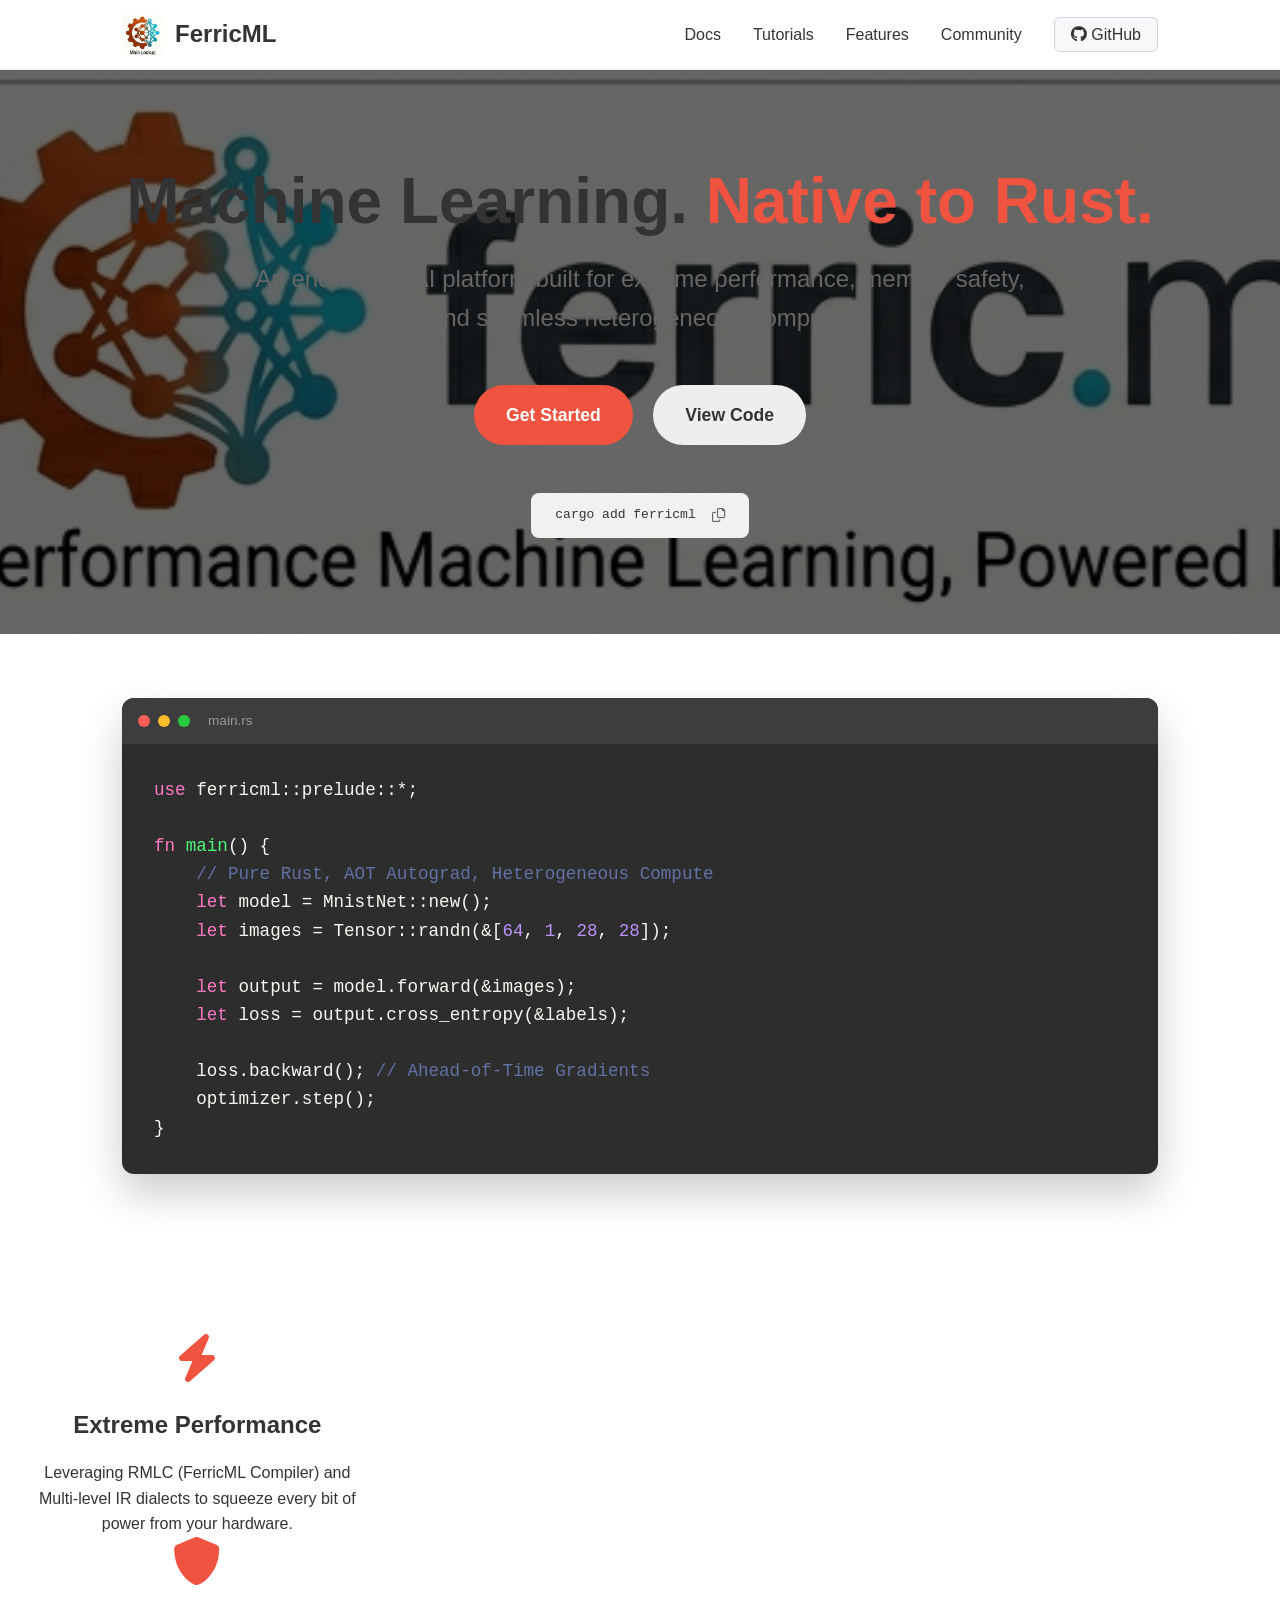
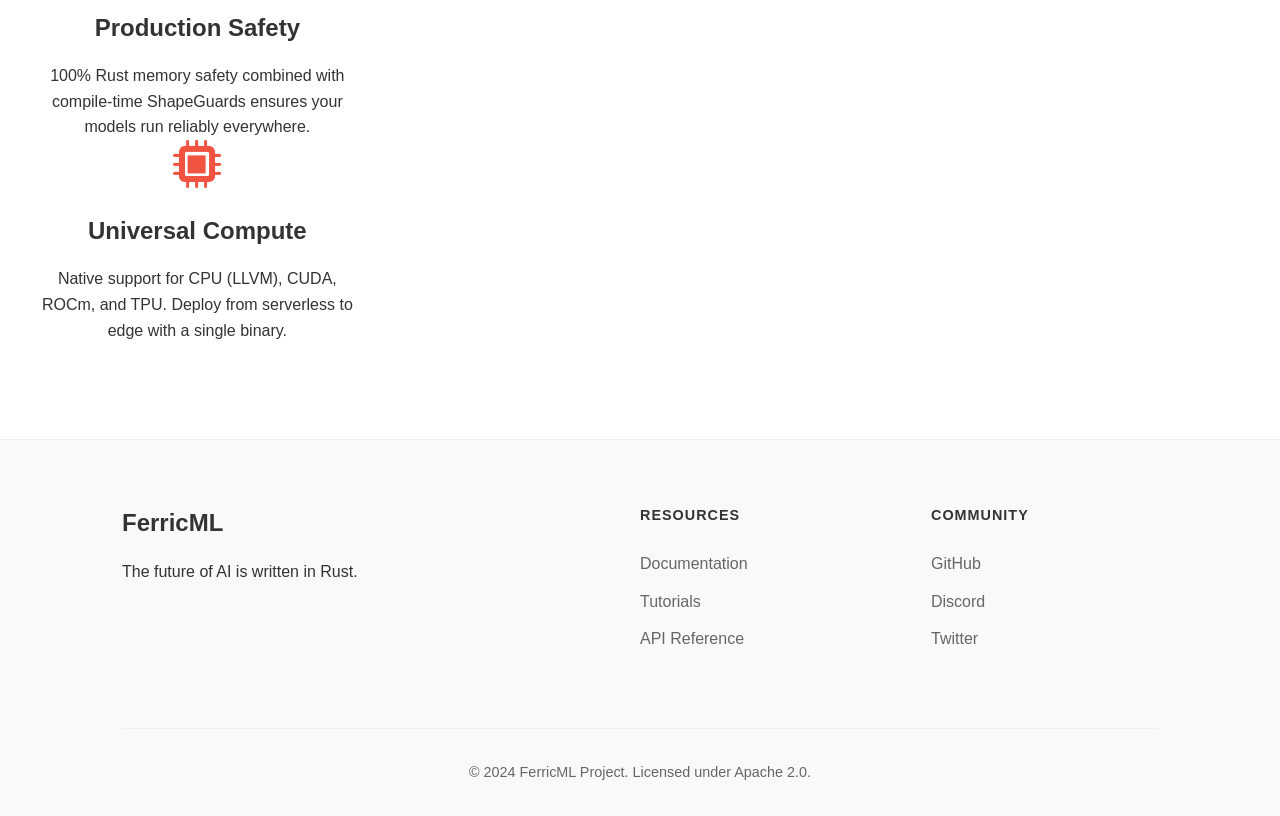
<file: index.html>
<!DOCTYPE html>
<html lang="en">
<head>
    <meta charset="UTF-8">
    <meta name="viewport" content="width=device-width, initial-scale=1.0">
    <title>FerricML | High-Performance Rust-Native Machine Learning</title>
    <link rel="stylesheet" href="website/css/style.css">
    <link rel="stylesheet" href="https://cdnjs.cloudflare.com/ajax/libs/font-awesome/6.0.0/css/all.min.css">
</head>
<body>
    <nav class="navbar">
        <div class="container">
            <a href="index.html" class="logo">
                <img src="website/img/logo_main_lockup.png" alt="FerricML Logo">
                <span>FerricML</span>
            </a>
            <ul class="nav-links">
                <li><a href="website/docs/index.html">Docs</a></li>
                <li><a href="website/tutorials/index.html">Tutorials</a></li>
                <li><a href="website/features.html">Features</a></li>
                <li><a href="website/community.html">Community</a></li>
                <li><a href="https://github.com/deepm1nd/ferricml" class="github-link"><i class="fab fa-github"></i> GitHub</a></li>
            </ul>
        </div>
    </nav>

    <header class="hero" style="background-image: linear-gradient(rgba(0,0,0,0.6), rgba(0,0,0,0.6)), url('website/img/hero_banner.png'); background-size: cover; background-position: center;">
        <div class="container">
            <h1>Machine Learning. <span class="highlight">Native to Rust.</span></h1>
            <p class="tagline">An end-to-end AI platform built for extreme performance, memory safety, and seamless heterogeneous compute.</p>
            <div class="hero-btns">
                <a href="website/docs/getting-started.html" class="btn btn-primary">Get Started</a>
                <a href="#code-preview" class="btn btn-secondary">View Code</a>
            </div>
            <div class="install-snippet">
                <code>cargo add ferricml</code>
                <button class="copy-btn"><i class="far fa-copy"></i></button>
            </div>
        </div>
    </header>

    <section id="code-preview" class="code-section">
        <div class="container">
            <div class="code-window">
                <div class="window-header">
                    <span class="dot red"></span>
                    <span class="dot yellow"></span>
                    <span class="dot green"></span>
                    <span class="window-title">main.rs</span>
                </div>
                <div class="code-content">
                    <pre><code><span class="keyword">use</span> ferricml::prelude::*;

<span class="keyword">fn</span> <span class="function">main</span>() {
    <span class="comment">// Pure Rust, AOT Autograd, Heterogeneous Compute</span>
    <span class="keyword">let</span> model = MnistNet::new();
    <span class="keyword">let</span> images = Tensor::randn(&[<span class="number">64</span>, <span class="number">1</span>, <span class="number">28</span>, <span class="number">28</span>]);

    <span class="keyword">let</span> output = model.forward(&images);
    <span class="keyword">let</span> loss = output.cross_entropy(&labels);

    loss.backward(); <span class="comment">// Ahead-of-Time Gradients</span>
    optimizer.step();
}</code></pre>
                </div>
            </div>
        </div>
    </section>

    <section class="pillars">
        <div class="container">
            <div class="pillar">
                <i class="fas fa-bolt"></i>
                <h3>Extreme Performance</h3>
                <p>Leveraging RMLC (FerricML Compiler) and Multi-level IR dialects to squeeze every bit of power from your hardware.</p>
            </div>
            <div class="pillar">
                <i class="fas fa-shield-alt"></i>
                <h3>Production Safety</h3>
                <p>100% Rust memory safety combined with compile-time ShapeGuards ensures your models run reliably everywhere.</p>
            </div>
            <div class="pillar">
                <i class="fas fa-microchip"></i>
                <h3>Universal Compute</h3>
                <p>Native support for CPU (LLVM), CUDA, ROCm, and TPU. Deploy from serverless to edge with a single binary.</p>
            </div>
        </div>
    </section>

    <footer class="footer">
        <div class="container">
            <div class="footer-grid">
                <div class="footer-brand">
                    <h3>FerricML</h3>
                    <p>The future of AI is written in Rust.</p>
                </div>
                <div class="footer-links">
                    <h4>Resources</h4>
                    <ul>
                        <li><a href="website/docs/index.html">Documentation</a></li>
                        <li><a href="website/tutorials/index.html">Tutorials</a></li>
                        <li><a href="https://docs.rs/ferricml">API Reference</a></li>
                    </ul>
                </div>
                <div class="footer-links">
                    <h4>Community</h4>
                    <ul>
                        <li><a href="https://github.com/deepm1nd/ferricml">GitHub</a></li>
                        <li><a href="website/community.html">Discord</a></li>
                        <li><a href="website/community.html">Twitter</a></li>
                    </ul>
                </div>
            </div>
            <div class="footer-bottom">
                <p>&copy; 2024 FerricML Project. Licensed under Apache 2.0.</p>
            </div>
        </div>
    </footer>

    <script src="website/js/main.js"></script>
</body>
</html>
</file>
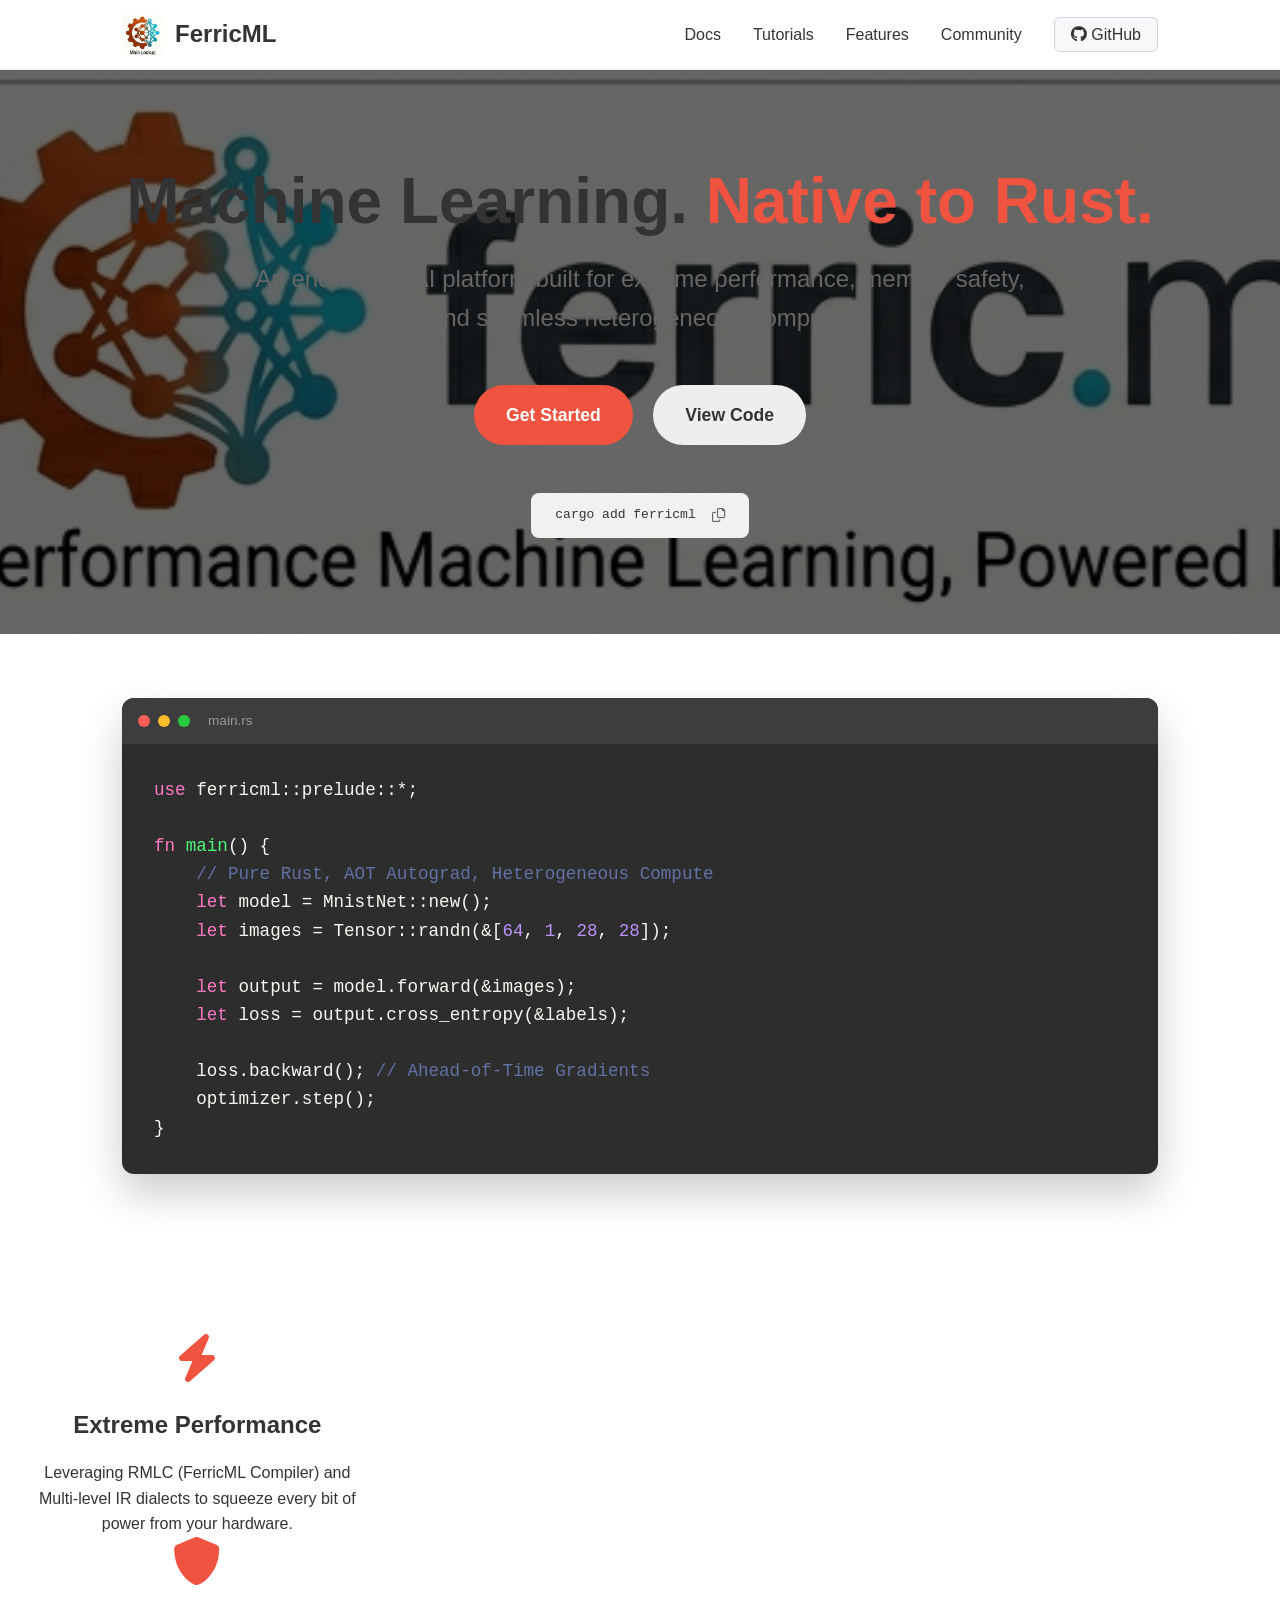
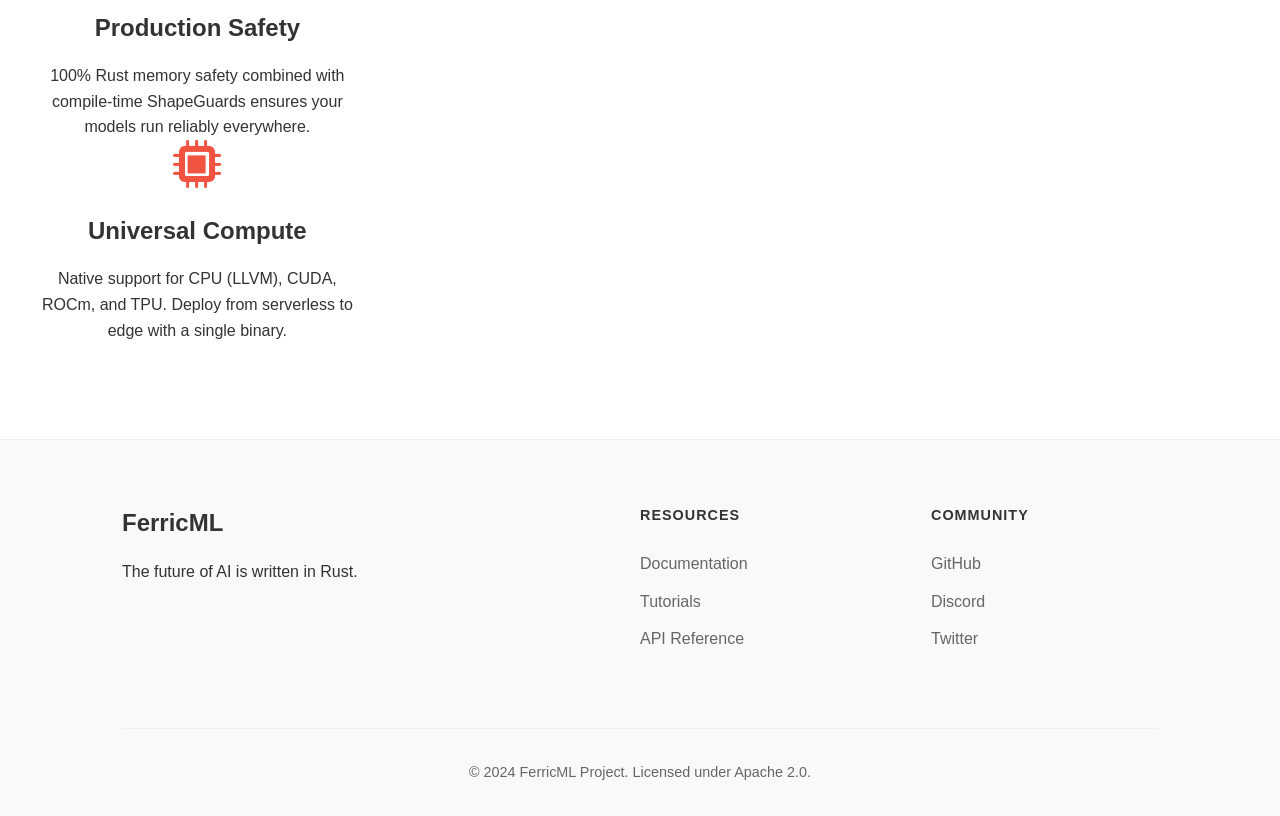
<file: website/index.html>
<!DOCTYPE html>
<html lang="en">
<head>
    <meta charset="UTF-8">
    <meta name="viewport" content="width=device-width, initial-scale=1.0">
    <title>FerricML | High-Performance Rust-Native Machine Learning</title>
    <link rel="stylesheet" href="css/style.css">
    <link rel="stylesheet" href="https://cdnjs.cloudflare.com/ajax/libs/font-awesome/6.0.0/css/all.min.css">
</head>
<body>
    <nav class="navbar">
        <div class="container">
            <a href="index.html" class="logo">
                <img src="img/logo_main_lockup.png" alt="FerricML Logo">
                <span>FerricML</span>
            </a>
            <ul class="nav-links">
                <li><a href="docs/index.html">Docs</a></li>
                <li><a href="tutorials/index.html">Tutorials</a></li>
                <li><a href="features.html">Features</a></li>
                <li><a href="community.html">Community</a></li>
                <li><a href="https://github.com/deepm1nd/ferricml" class="github-link"><i class="fab fa-github"></i> GitHub</a></li>
            </ul>
        </div>
    </nav>

    <header class="hero" style="background-image: linear-gradient(rgba(0,0,0,0.6), rgba(0,0,0,0.6)), url('img/hero_banner.png'); background-size: cover; background-position: center;">
        <div class="container">
            <h1>Machine Learning. <span class="highlight">Native to Rust.</span></h1>
            <p class="tagline">An end-to-end AI platform built for extreme performance, memory safety, and seamless heterogeneous compute.</p>
            <div class="hero-btns">
                <a href="docs/getting-started.html" class="btn btn-primary">Get Started</a>
                <a href="#code-preview" class="btn btn-secondary">View Code</a>
            </div>
            <div class="install-snippet">
                <code>cargo add ferricml</code>
                <button class="copy-btn"><i class="far fa-copy"></i></button>
            </div>
        </div>
    </header>

    <section id="code-preview" class="code-section">
        <div class="container">
            <div class="code-window">
                <div class="window-header">
                    <span class="dot red"></span>
                    <span class="dot yellow"></span>
                    <span class="dot green"></span>
                    <span class="window-title">main.rs</span>
                </div>
                <div class="code-content">
                    <pre><code><span class="keyword">use</span> ferricml::prelude::*;

<span class="keyword">fn</span> <span class="function">main</span>() {
    <span class="comment">// Pure Rust, AOT Autograd, Heterogeneous Compute</span>
    <span class="keyword">let</span> model = MnistNet::new();
    <span class="keyword">let</span> images = Tensor::randn(&[<span class="number">64</span>, <span class="number">1</span>, <span class="number">28</span>, <span class="number">28</span>]);

    <span class="keyword">let</span> output = model.forward(&images);
    <span class="keyword">let</span> loss = output.cross_entropy(&labels);

    loss.backward(); <span class="comment">// Ahead-of-Time Gradients</span>
    optimizer.step();
}</code></pre>
                </div>
            </div>
        </div>
    </section>

    <section class="pillars">
        <div class="container">
            <div class="pillar">
                <i class="fas fa-bolt"></i>
                <h3>Extreme Performance</h3>
                <p>Leveraging RMLC (FerricML Compiler) and Multi-level IR dialects to squeeze every bit of power from your hardware.</p>
            </div>
            <div class="pillar">
                <i class="fas fa-shield-alt"></i>
                <h3>Production Safety</h3>
                <p>100% Rust memory safety combined with compile-time ShapeGuards ensures your models run reliably everywhere.</p>
            </div>
            <div class="pillar">
                <i class="fas fa-microchip"></i>
                <h3>Universal Compute</h3>
                <p>Native support for CPU (LLVM), CUDA, ROCm, and TPU. Deploy from serverless to edge with a single binary.</p>
            </div>
        </div>
    </section>

    <footer class="footer">
        <div class="container">
            <div class="footer-grid">
                <div class="footer-brand">
                    <h3>FerricML</h3>
                    <p>The future of AI is written in Rust.</p>
                </div>
                <div class="footer-links">
                    <h4>Resources</h4>
                    <ul>
                        <li><a href="docs/index.html">Documentation</a></li>
                        <li><a href="tutorials/index.html">Tutorials</a></li>
                        <li><a href="https://docs.rs/ferricml">API Reference</a></li>
                    </ul>
                </div>
                <div class="footer-links">
                    <h4>Community</h4>
                    <ul>
                        <li><a href="https://github.com/deepm1nd/ferricml">GitHub</a></li>
                        <li><a href="community.html">Discord</a></li>
                        <li><a href="community.html">Twitter</a></li>
                    </ul>
                </div>
            </div>
            <div class="footer-bottom">
                <p>&copy; 2024 FerricML Project. Licensed under Apache 2.0.</p>
            </div>
        </div>
    </footer>

    <script src="js/main.js"></script>
</body>
</html>
</file>
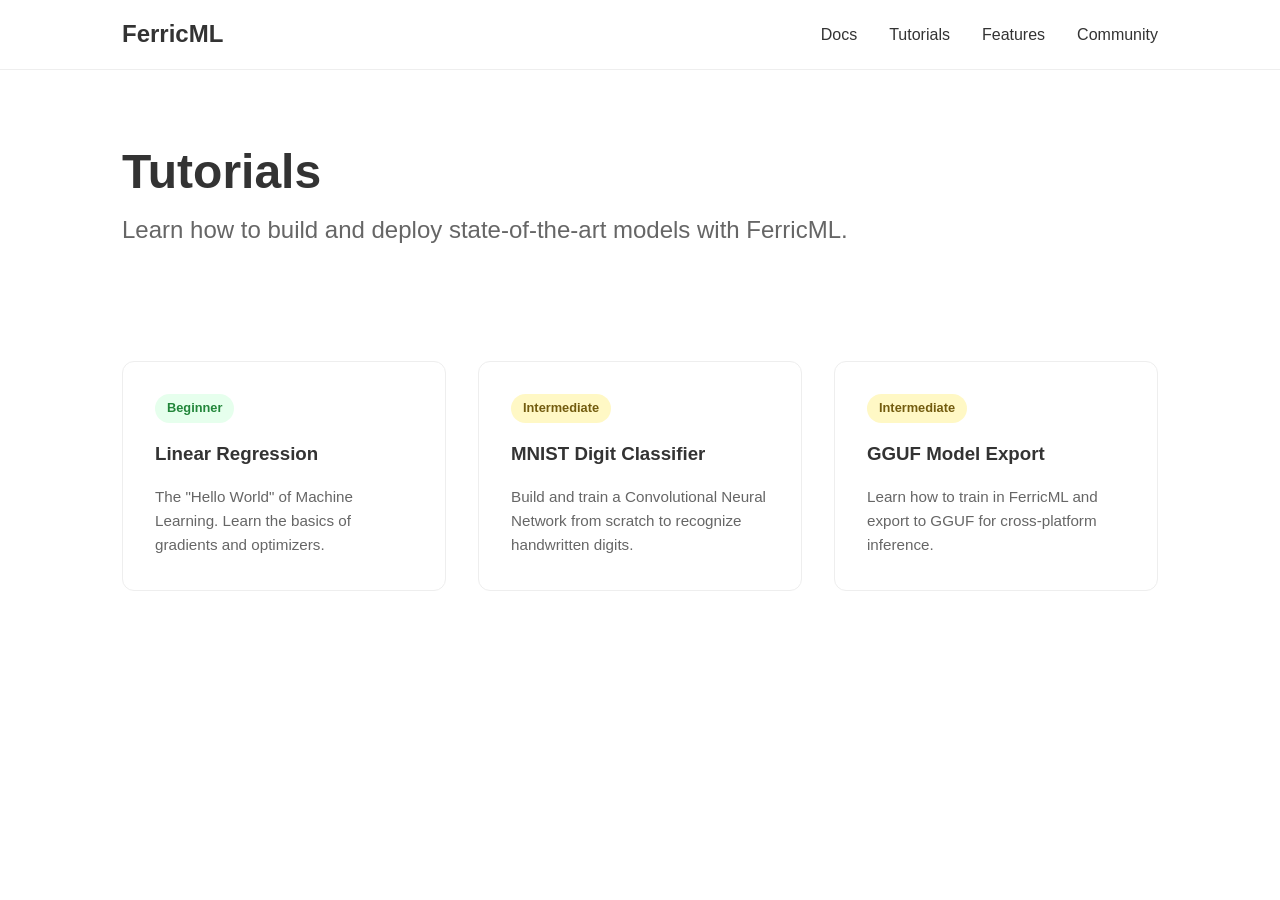
<file: website/tutorials/index.html>
<!DOCTYPE html>
<html lang="en">
<head>
    <meta charset="UTF-8">
    <meta name="viewport" content="width=device-width, initial-scale=1.0">
    <title>Tutorials | FerricML</title>
    <link rel="stylesheet" href="../css/style.css">
    <style>
        .tutorial-grid { display: grid; grid-template-columns: repeat(auto-fill, minmax(300px, 1fr)); gap: 2rem; padding: 4rem 0; }
        .tutorial-card { border: 1px solid var(--border); border-radius: 12px; padding: 2rem; transition: transform 0.2s; text-decoration: none; color: inherit; }
        .tutorial-card:hover { transform: translateY(-5px); border-color: var(--primary); }
        .tag { display: inline-block; padding: 0.25rem 0.75rem; border-radius: 20px; font-size: 0.8rem; font-weight: 600; margin-bottom: 1rem; }
        .tag-beginner { background: #e6ffed; color: #22863a; }
        .tag-intermediate { background: #fff8c5; color: #735c0f; }
        .tutorial-card h3 { margin-bottom: 1rem; }
        .tutorial-card p { color: var(--text-light); font-size: 0.95rem; }
    </style>
</head>
<body>
    <nav class="navbar">
        <div class="container">
            <a href="../index.html" class="logo">
                <span>FerricML</span>
            </a>
            <ul class="nav-links">
                <li><a href="../docs/index.html">Docs</a></li>
                <li><a href="index.html" class="active">Tutorials</a></li>
                <li><a href="../features.html">Features</a></li>
                <li><a href="../community.html">Community</a></li>
            </ul>
        </div>
    </nav>

    <div class="container">
        <h1 style="margin-top: 4rem; font-size: 3rem;">Tutorials</h1>
        <p class="tagline" style="margin-left: 0;">Learn how to build and deploy state-of-the-art models with FerricML.</p>

        <div class="tutorial-grid">
            <a href="#" class="tutorial-card">
                <span class="tag tag-beginner">Beginner</span>
                <h3>Linear Regression</h3>
                <p>The "Hello World" of Machine Learning. Learn the basics of gradients and optimizers.</p>
            </a>
            <a href="#" class="tutorial-card">
                <span class="tag tag-intermediate">Intermediate</span>
                <h3>MNIST Digit Classifier</h3>
                <p>Build and train a Convolutional Neural Network from scratch to recognize handwritten digits.</p>
            </a>
            <a href="#" class="tutorial-card">
                <span class="tag tag-intermediate">Intermediate</span>
                <h3>GGUF Model Export</h3>
                <p>Learn how to train in FerricML and export to GGUF for cross-platform inference.</p>
            </a>
        </div>
    </div>
</body>
</html>
</file>
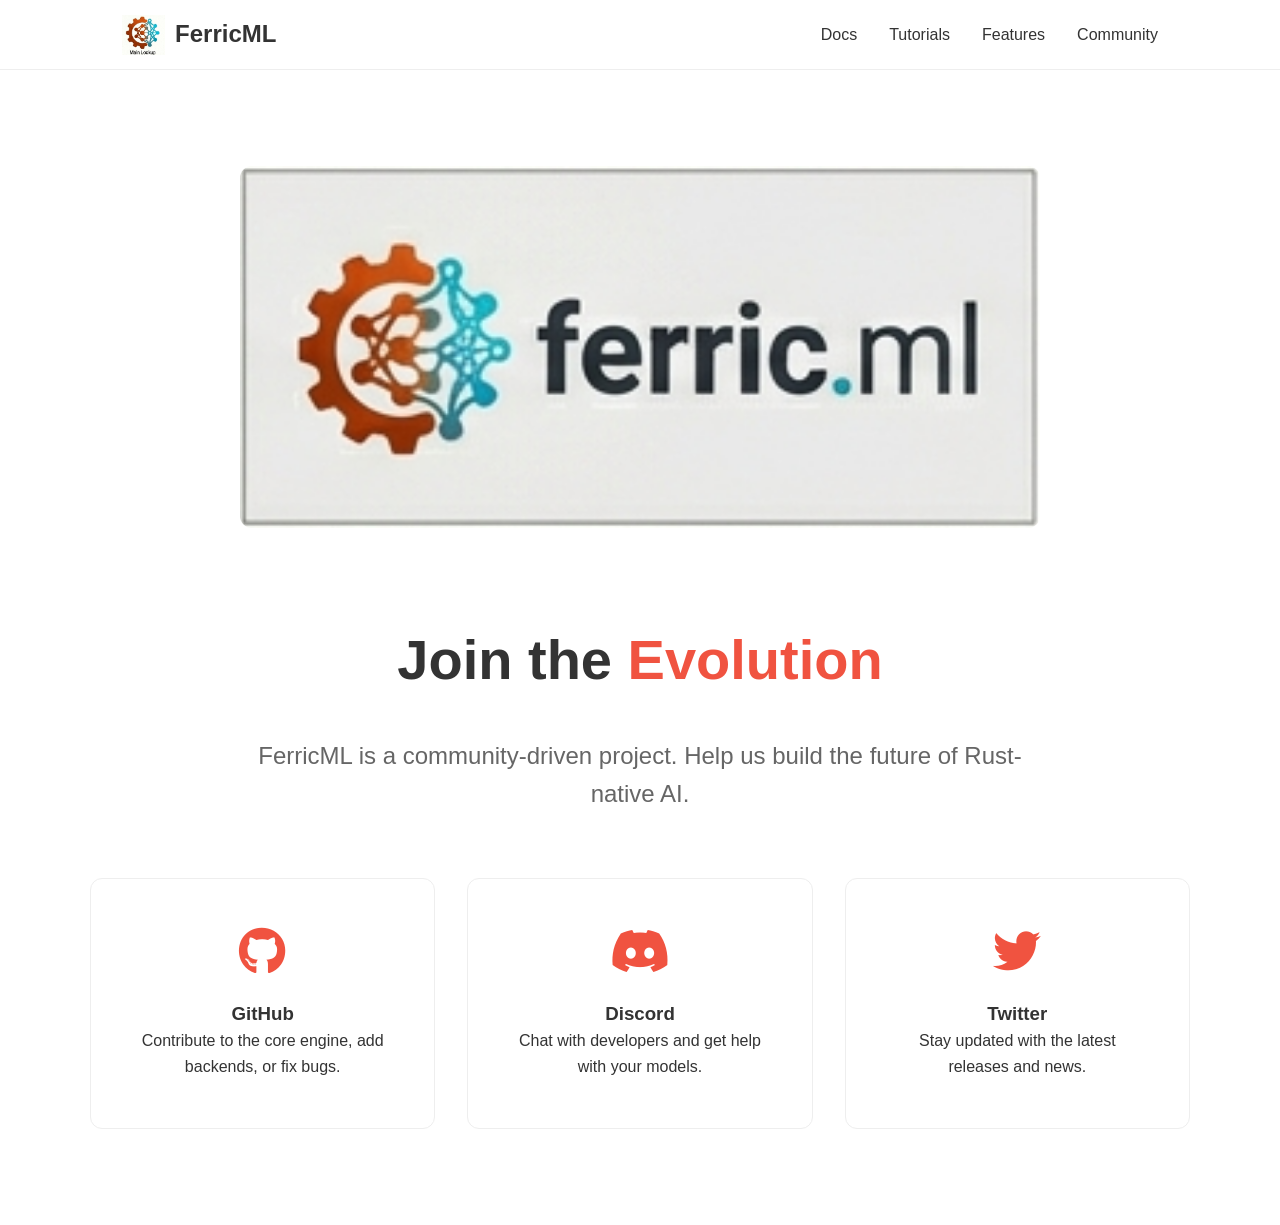
<file: website/community.html>
<!DOCTYPE html>
<html lang="en">
<head>
    <meta charset="UTF-8">
    <meta name="viewport" content="width=device-width, initial-scale=1.0">
    <title>Community | FerricML</title>
    <link rel="stylesheet" href="css/style.css">
    <link rel="stylesheet" href="https://cdnjs.cloudflare.com/ajax/libs/font-awesome/6.0.0/css/all.min.css">
</head>
<body>
    <nav class="navbar">
        <div class="container">
            <a href="../index.html" class="logo">
                <img src="img/logo_main_lockup.png" alt="FerricML Logo" style="height: 40px; margin-right: 10px;">
                <span>FerricML</span>
            </a>
            <ul class="nav-links">
                <li><a href="docs/index.html">Docs</a></li>
                <li><a href="tutorials/index.html">Tutorials</a></li>
                <li><a href="features.html">Features</a></li>
                <li><a href="community.html" class="active">Community</a></li>
            </ul>
        </div>
    </nav>

    <div class="container" style="text-align: center; padding: 6rem 0;">
        <div style="margin-bottom: 3rem;">
            <img src="img/twitter_header.png" alt="Community Header" style="width: 100%; max-width: 800px; border-radius: 12px; margin-bottom: 2rem;">
        </div>
        <h1 style="font-size: 3.5rem; margin-bottom: 2rem;">Join the <span class="highlight">Evolution</span></h1>
        <p class="tagline">FerricML is a community-driven project. Help us build the future of Rust-native AI.</p>

        <div class="social-grid">
            <a href="https://github.com/deepm1nd/ferricml" class="social-card">
                <i class="fab fa-github"></i>
                <h3>GitHub</h3>
                <p>Contribute to the core engine, add backends, or fix bugs.</p>
            </a>
            <a href="#" class="social-card">
                <i class="fab fa-discord"></i>
                <h3>Discord</h3>
                <p>Chat with developers and get help with your models.</p>
            </a>
            <a href="#" class="social-card">
                <i class="fab fa-twitter"></i>
                <h3>Twitter</h3>
                <p>Stay updated with the latest releases and news.</p>
            </a>
        </div>
    </div>

    <style>
        .social-grid { display: grid; grid-template-columns: repeat(3, 1fr); gap: 2rem; margin-top: 4rem; }
        .social-card { padding: 3rem; border: 1px solid var(--border); border-radius: 12px; text-decoration: none; color: inherit; transition: transform 0.2s; }
        .social-card:hover { transform: translateY(-10px); border-color: var(--primary); }
        .social-card i { font-size: 3rem; color: var(--primary); margin-bottom: 1.5rem; }
        @media (max-width: 768px) { .social-grid { grid-template-columns: 1fr; } }
    </style>
</body>
</html>
</file>
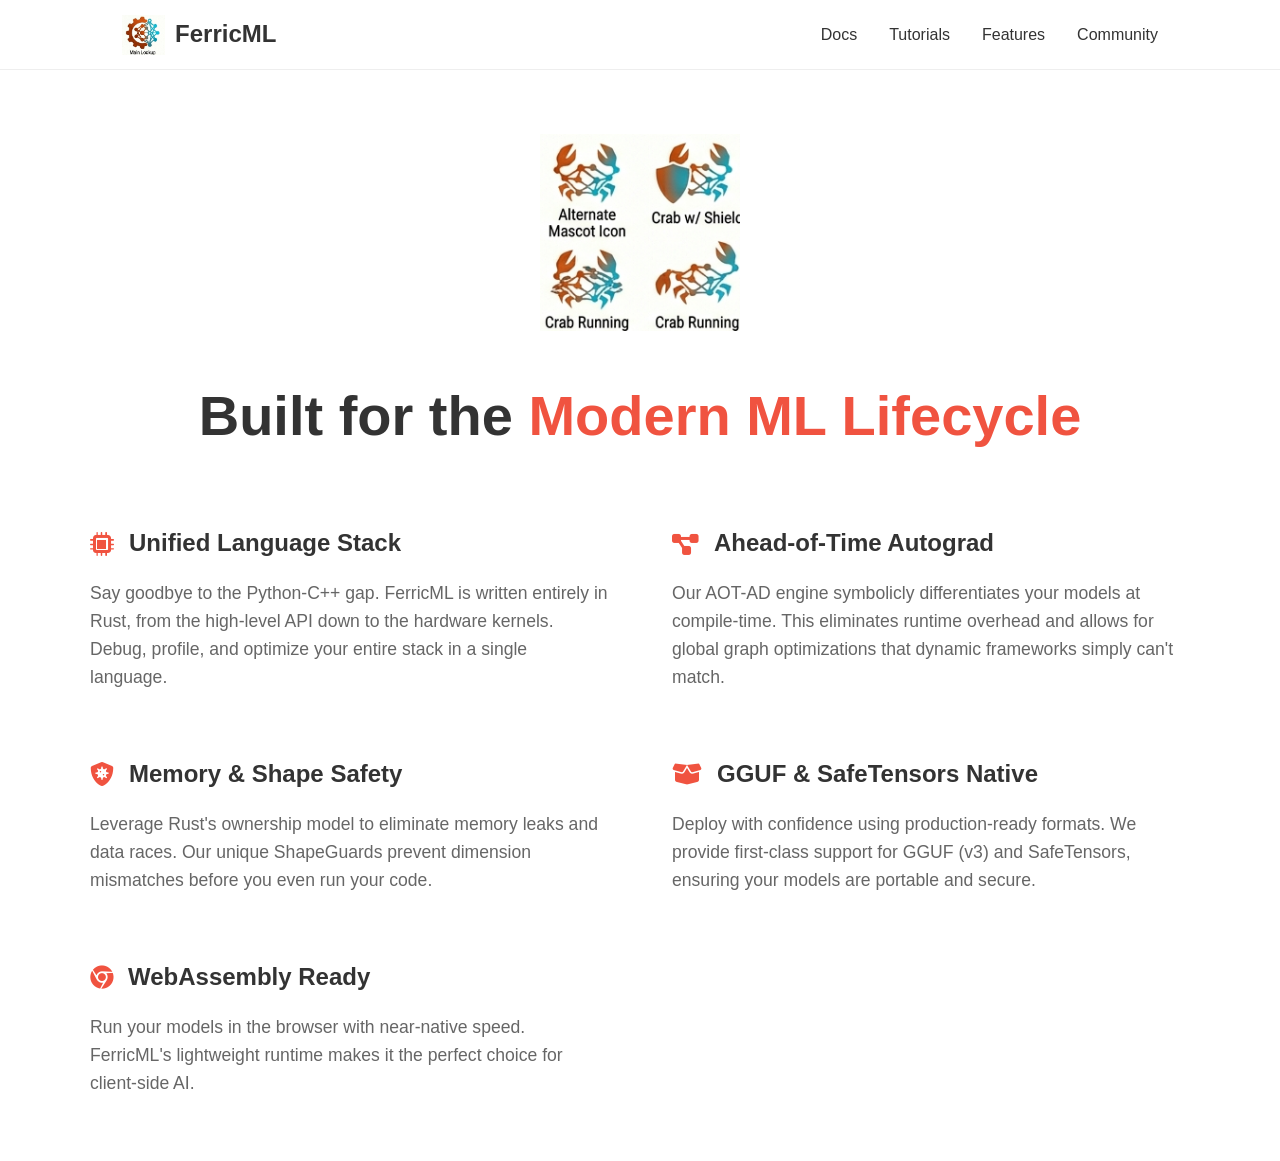
<file: website/features.html>
<!DOCTYPE html>
<html lang="en">
<head>
    <meta charset="UTF-8">
    <meta name="viewport" content="width=device-width, initial-scale=1.0">
    <title>Features | FerricML</title>
    <link rel="stylesheet" href="css/style.css">
    <link rel="stylesheet" href="https://cdnjs.cloudflare.com/ajax/libs/font-awesome/6.0.0/css/all.min.css">
</head>
<body>
    <nav class="navbar">
        <div class="container">
            <a href="../index.html" class="logo">
                <img src="img/logo_main_lockup.png" alt="FerricML Logo" style="height: 40px; margin-right: 10px;">
                <span>FerricML</span>
            </a>
            <ul class="nav-links">
                <li><a href="docs/index.html">Docs</a></li>
                <li><a href="tutorials/index.html">Tutorials</a></li>
                <li><a href="features.html" class="active">Features</a></li>
                <li><a href="community.html">Community</a></li>
            </ul>
        </div>
    </nav>

    <div class="container" style="padding: 4rem 0;">
        <div style="text-align: center; margin-bottom: 4rem;">
            <img src="img/mascot_library.png" alt="FerricML Mascot" style="max-width: 200px; margin-bottom: 2rem;">
            <h1 style="font-size: 3.5rem;">Built for the <span class="highlight">Modern ML Lifecycle</span></h1>
        </div>

        <div class="feature-detail">
            <div class="feature-item">
                <h2><i class="fas fa-microchip"></i> Unified Language Stack</h2>
                <p>Say goodbye to the Python-C++ gap. FerricML is written entirely in Rust, from the high-level API down to the hardware kernels. Debug, profile, and optimize your entire stack in a single language.</p>
            </div>

            <div class="feature-item">
                <h2><i class="fas fa-project-diagram"></i> Ahead-of-Time Autograd</h2>
                <p>Our AOT-AD engine symbolicly differentiates your models at compile-time. This eliminates runtime overhead and allows for global graph optimizations that dynamic frameworks simply can't match.</p>
            </div>

            <div class="feature-item">
                <h2><i class="fas fa-shield-virus"></i> Memory & Shape Safety</h2>
                <p>Leverage Rust's ownership model to eliminate memory leaks and data races. Our unique ShapeGuards prevent dimension mismatches before you even run your code.</p>
            </div>

            <div class="feature-item">
                <h2><i class="fas fa-box-open"></i> GGUF & SafeTensors Native</h2>
                <p>Deploy with confidence using production-ready formats. We provide first-class support for GGUF (v3) and SafeTensors, ensuring your models are portable and secure.</p>
            </div>

            <div class="feature-item">
                <h2><i class="fab fa-chrome"></i> WebAssembly Ready</h2>
                <p>Run your models in the browser with near-native speed. FerricML's lightweight runtime makes it the perfect choice for client-side AI.</p>
            </div>
        </div>
    </div>

    <style>
        .feature-detail { display: grid; grid-template-columns: 1fr 1fr; gap: 4rem; }
        .feature-item h2 { margin-bottom: 1rem; color: var(--text); display: flex; align-items: center; }
        .feature-item i, .feature-item fab { margin-right: 15px; color: var(--primary); }
        .feature-item p { color: var(--text-light); font-size: 1.1rem; }
        @media (max-width: 768px) { .feature-detail { grid-template-columns: 1fr; } }
    </style>
</body>
</html>
</file>
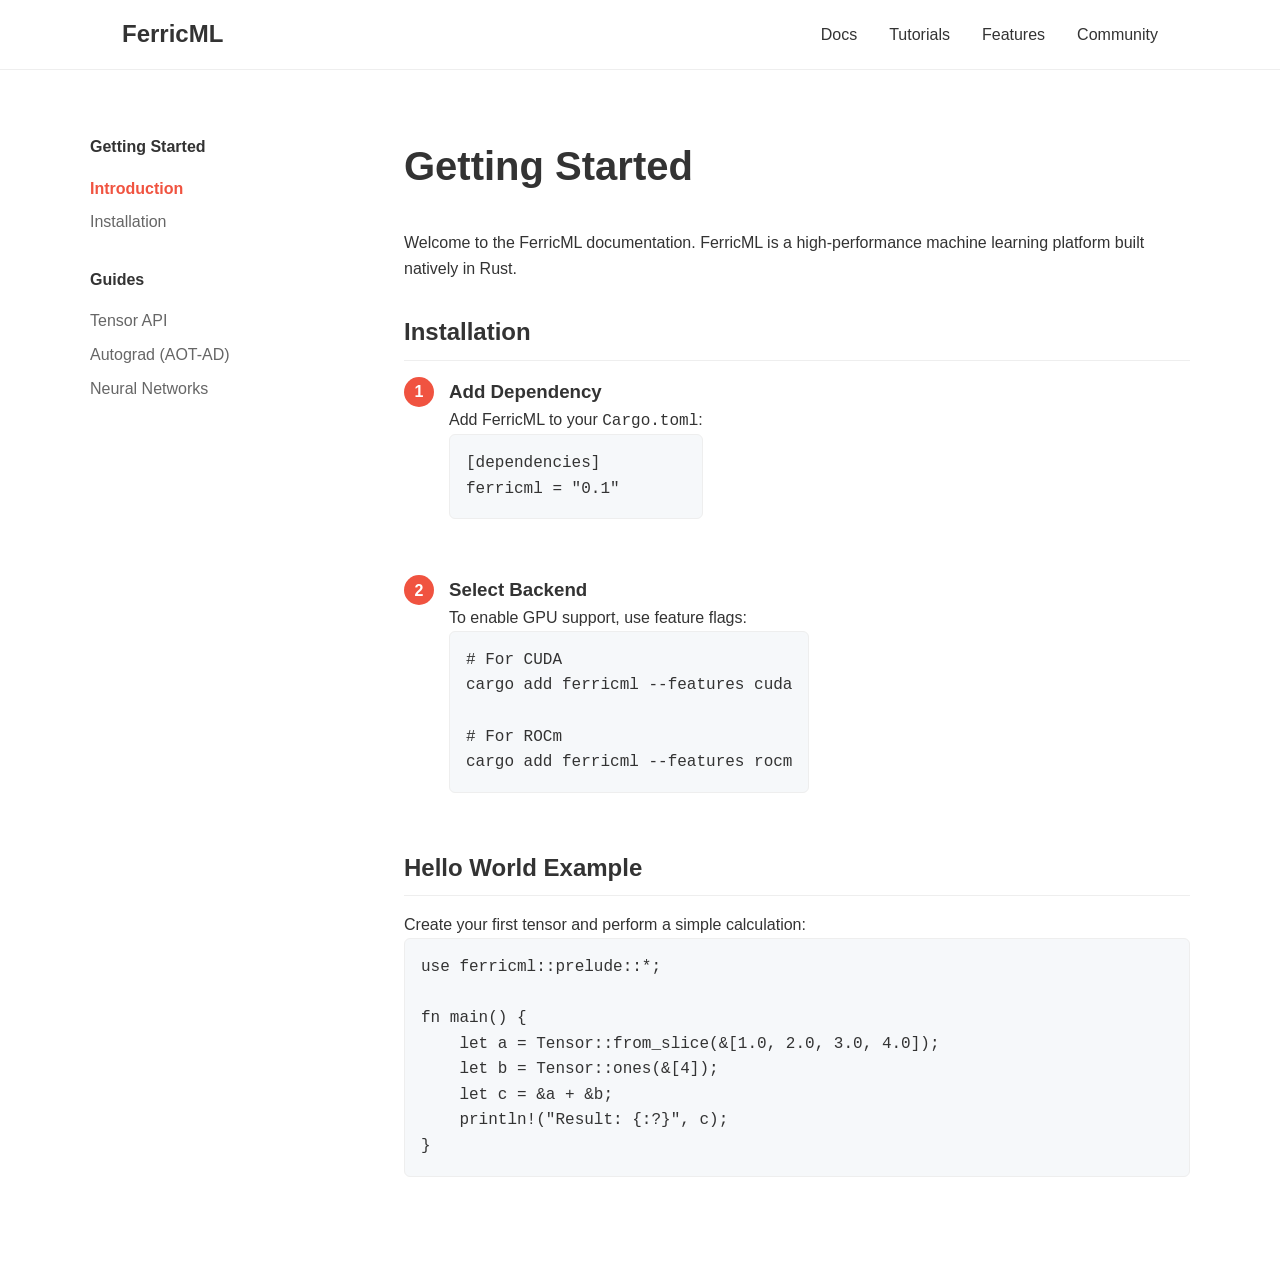
<file: website/docs/getting-started.html>
<!DOCTYPE html>
<html lang="en">
<head>
    <meta charset="UTF-8">
    <meta name="viewport" content="width=device-width, initial-scale=1.0">
    <title>Getting Started | FerricML Docs</title>
    <link rel="stylesheet" href="../css/style.css">
    <link rel="stylesheet" href="https://cdnjs.cloudflare.com/ajax/libs/font-awesome/6.0.0/css/all.min.css">
    <style>
        .docs-container { display: grid; grid-template-columns: 250px 1fr; gap: 4rem; padding: 4rem 0; }
        .sidebar h4 { margin-bottom: 1rem; }
        .sidebar ul { list-style: none; margin-bottom: 2rem; }
        .sidebar li { margin-bottom: 0.5rem; }
        .sidebar a { text-decoration: none; color: var(--text-light); }
        .sidebar a.active { color: var(--primary); font-weight: 600; }
        .content h1 { margin-bottom: 2rem; font-size: 2.5rem; }
        .content h2 { margin-top: 2rem; margin-bottom: 1rem; border-bottom: 1px solid var(--border); padding-bottom: 0.5rem; }
        pre { background: #f6f8fa; padding: 1rem; border-radius: 6px; overflow-x: auto; margin-bottom: 1.5rem; border: 1px solid var(--border); }
        code { font-family: SFMono-Regular, Consolas, Liberation Mono, Menlo, monospace; }
        .step { display: flex; margin-bottom: 2rem; }
        .step-num { background: var(--primary); color: white; width: 30px; height: 30px; border-radius: 50%; display: flex; align-items: center; justify-content: center; font-weight: bold; margin-right: 15px; flex-shrink: 0; }
    </style>
</head>
<body>
    <nav class="navbar">
        <div class="container">
            <a href="../index.html" class="logo">
                <span>FerricML</span>
            </a>
            <ul class="nav-links">
                <li><a href="index.html" class="active">Docs</a></li>
                <li><a href="../tutorials/index.html">Tutorials</a></li>
                <li><a href="../features.html">Features</a></li>
                <li><a href="../community.html">Community</a></li>
            </ul>
        </div>
    </nav>

    <div class="container docs-container">
        <aside class="sidebar">
            <h4>Getting Started</h4>
            <ul>
                <li><a href="getting-started.html" class="active">Introduction</a></li>
                <li><a href="#install">Installation</a></li>
            </ul>
            <h4>Guides</h4>
            <ul>
                <li><a href="index.html">Tensor API</a></li>
                <li><a href="#">Autograd (AOT-AD)</a></li>
                <li><a href="#">Neural Networks</a></li>
            </ul>
        </aside>

        <main class="content">
            <h1>Getting Started</h1>
            <p>Welcome to the FerricML documentation. FerricML is a high-performance machine learning platform built natively in Rust.</p>

            <h2 id="install">Installation</h2>
            <div class="step">
                <div class="step-num">1</div>
                <div>
                    <h3>Add Dependency</h3>
                    <p>Add FerricML to your <code>Cargo.toml</code>:</p>
                    <pre><code>[dependencies]
ferricml = "0.1"</code></pre>
                </div>
            </div>

            <div class="step">
                <div class="step-num">2</div>
                <div>
                    <h3>Select Backend</h3>
                    <p>To enable GPU support, use feature flags:</p>
                    <pre><code># For CUDA
cargo add ferricml --features cuda

# For ROCm
cargo add ferricml --features rocm</code></pre>
                </div>
            </div>

            <h2>Hello World Example</h2>
            <p>Create your first tensor and perform a simple calculation:</p>
            <pre><code>use ferricml::prelude::*;

fn main() {
    let a = Tensor::from_slice(&[1.0, 2.0, 3.0, 4.0]);
    let b = Tensor::ones(&[4]);
    let c = &a + &b;
    println!("Result: {:?}", c);
}</code></pre>
        </main>
    </div>
</body>
</html>
</file>
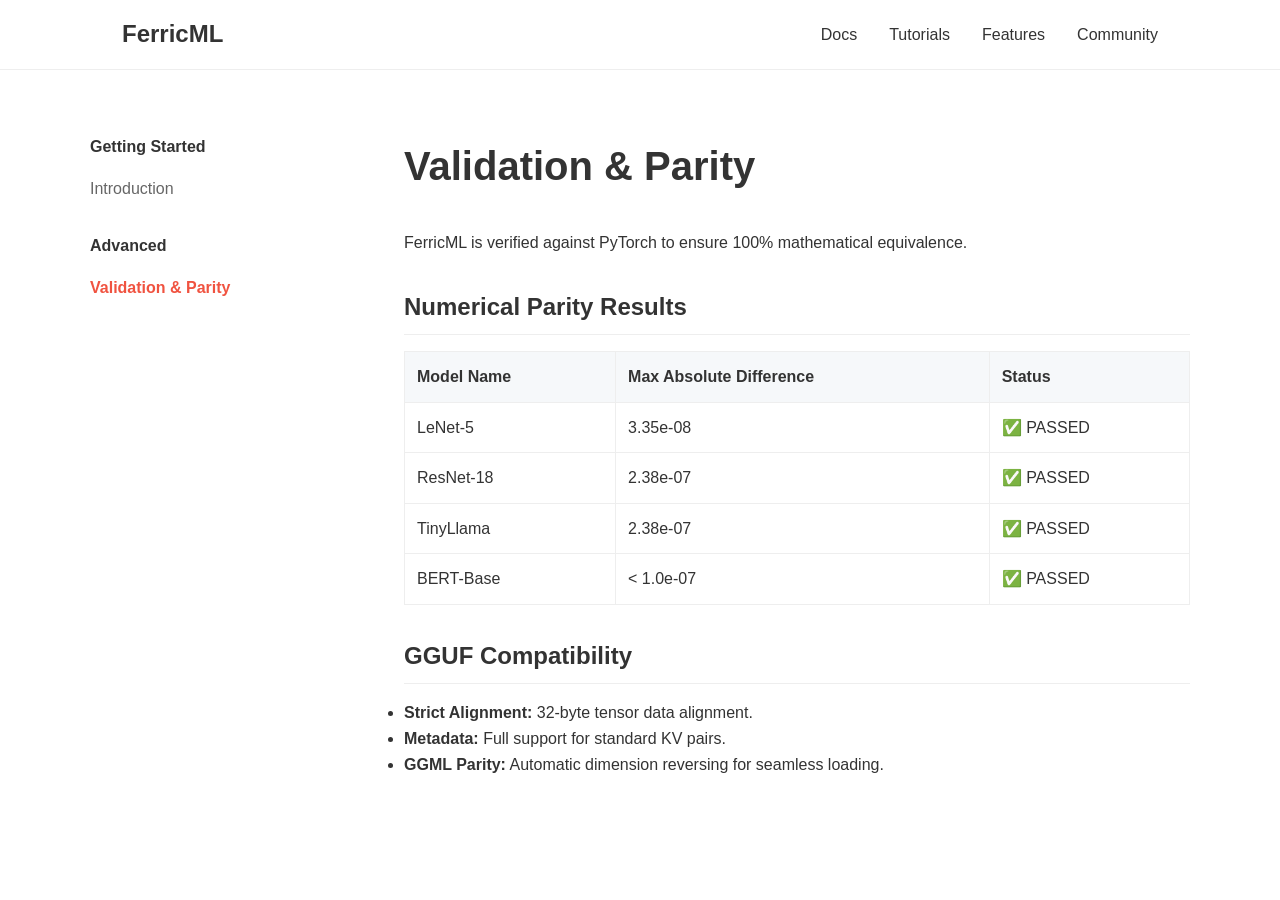
<file: website/docs/validation.html>
<!DOCTYPE html>
<html lang="en">
<head>
    <meta charset="UTF-8">
    <meta name="viewport" content="width=device-width, initial-scale=1.0">
    <title>Validation & Parity | FerricML Docs</title>
    <link rel="stylesheet" href="../css/style.css">
    <link rel="stylesheet" href="https://cdnjs.cloudflare.com/ajax/libs/font-awesome/6.0.0/css/all.min.css">
    <style>
        .docs-container { display: grid; grid-template-columns: 250px 1fr; gap: 4rem; padding: 4rem 0; }
        .sidebar h4 { margin-bottom: 1rem; }
        .sidebar ul { list-style: none; margin-bottom: 2rem; }
        .sidebar li { margin-bottom: 0.5rem; }
        .sidebar a { text-decoration: none; color: var(--text-light); }
        .sidebar a.active { color: var(--primary); font-weight: 600; }
        .content h1 { margin-bottom: 2rem; font-size: 2.5rem; }
        .content h2 { margin-top: 2rem; margin-bottom: 1rem; border-bottom: 1px solid var(--border); padding-bottom: 0.5rem; }
        table { width: 100%; border-collapse: collapse; margin-bottom: 2rem; }
        th, td { border: 1px solid var(--border); padding: 0.75rem; text-align: left; }
        th { background: #f6f8fa; }
    </style>
</head>
<body>
    <nav class="navbar">
        <div class="container">
            <a href="../index.html" class="logo">
                <span>FerricML</span>
            </a>
            <ul class="nav-links">
                <li><a href="index.html" class="active">Docs</a></li>
                <li><a href="../tutorials/index.html">Tutorials</a></li>
                <li><a href="../features.html">Features</a></li>
                <li><a href="../community.html">Community</a></li>
            </ul>
        </div>
    </nav>

    <div class="container docs-container">
        <aside class="sidebar">
            <h4>Getting Started</h4>
            <ul>
                <li><a href="getting-started.html">Introduction</a></li>
            </ul>
            <h4>Advanced</h4>
            <ul>
                <li><a href="validation.html" class="active">Validation & Parity</a></li>
            </ul>
        </aside>

        <main class="content">
            <h1>Validation & Parity</h1>
            <p>FerricML is verified against PyTorch to ensure 100% mathematical equivalence.</p>

            <h2>Numerical Parity Results</h2>
            <table>
                <thead>
                    <tr>
                        <th>Model Name</th>
                        <th>Max Absolute Difference</th>
                        <th>Status</th>
                    </tr>
                </thead>
                <tbody>
                    <tr><td>LeNet-5</td><td>3.35e-08</td><td>✅ PASSED</td></tr>
                    <tr><td>ResNet-18</td><td>2.38e-07</td><td>✅ PASSED</td></tr>
                    <tr><td>TinyLlama</td><td>2.38e-07</td><td>✅ PASSED</td></tr>
                    <tr><td>BERT-Base</td><td>&lt; 1.0e-07</td><td>✅ PASSED</td></tr>
                </tbody>
            </table>

            <h2>GGUF Compatibility</h2>
            <ul>
                <li><strong>Strict Alignment:</strong> 32-byte tensor data alignment.</li>
                <li><strong>Metadata:</strong> Full support for standard KV pairs.</li>
                <li><strong>GGML Parity:</strong> Automatic dimension reversing for seamless loading.</li>
            </ul>
        </main>
    </div>
</body>
</html>
</file>
<file: website/css/style.css>
:root {
    --primary: #f05340;
    --primary-dark: #d43f2d;
    --bg: #ffffff;
    --text: #333333;
    --text-light: #666666;
    --code-bg: #2d2d2d;
    --navbar-bg: rgba(255, 255, 255, 0.95);
    --border: #eeeeee;
}

* {
    margin: 0;
    padding: 0;
    box-sizing: border-box;
}

body {
    font-family: -apple-system, BlinkMacSystemFont, "Segoe UI", Roboto, Helvetica, Arial, sans-serif;
    line-height: 1.6;
    color: var(--text);
    background: var(--bg);
}

.container {
    max-width: 1100px;
    margin: 0 auto;
    padding: 0 2rem;
}

/* Navbar */
.navbar {
    height: 70px;
    display: flex;
    align-items: center;
    border-bottom: 1px solid var(--border);
    position: sticky;
    top: 0;
    background: var(--navbar-bg);
    z-index: 1000;
}

.navbar .container {
    display: flex;
    justify-content: space-between;
    align-items: center;
    width: 100%;
}

.logo {
    display: flex;
    align-items: center;
    text-decoration: none;
    color: var(--text);
    font-weight: 700;
    font-size: 1.5rem;
}

.logo img {
    height: 40px;
    margin-right: 10px;
}

.nav-links {
    display: flex;
    list-style: none;
}

.nav-links li {
    margin-left: 2rem;
}

.nav-links a {
    text-decoration: none;
    color: var(--text);
    font-weight: 500;
    transition: color 0.2s;
}

.nav-links a:hover {
    color: var(--primary);
}

.github-link {
    background: #f6f8fa;
    padding: 0.5rem 1rem;
    border-radius: 6px;
    border: 1px solid #d0d7de;
}

/* Hero */
.hero {
    padding: 6rem 0;
    text-align: center;
    background: linear-gradient(to bottom, #f9f9f9, #ffffff);
}

.hero h1 {
    font-size: 4rem;
    margin-bottom: 1.5rem;
    line-height: 1.1;
}

.highlight {
    color: var(--primary);
}

.tagline {
    font-size: 1.5rem;
    color: var(--text-light);
    max-width: 800px;
    margin: 0 auto 3rem;
}

.hero-btns {
    margin-bottom: 3rem;
}

.btn {
    display: inline-block;
    padding: 1rem 2rem;
    border-radius: 50px;
    text-decoration: none;
    font-weight: 600;
    font-size: 1.1rem;
    transition: all 0.2s;
}

.btn-primary {
    background: var(--primary);
    color: white;
    margin-right: 1rem;
}

.btn-primary:hover {
    background: var(--primary-dark);
}

.btn-secondary {
    background: #eeeeee;
    color: var(--text);
}

.btn-secondary:hover {
    background: #e0e0e0;
}

.install-snippet {
    display: inline-flex;
    align-items: center;
    background: #f1f1f1;
    padding: 0.75rem 1.5rem;
    border-radius: 8px;
    font-family: "SFMono-Regular", Consolas, "Liberation Mono", Menlo, monospace;
}

.copy-btn {
    background: none;
    border: none;
    margin-left: 1rem;
    cursor: pointer;
    color: var(--text-light);
}

/* Code Preview */
.code-section {
    padding: 4rem 0;
}

.code-window {
    background: var(--code-bg);
    border-radius: 12px;
    overflow: hidden;
    box-shadow: 0 20px 40px rgba(0,0,0,0.2);
}

.window-header {
    background: #3d3d3d;
    padding: 0.75rem 1rem;
    display: flex;
    align-items: center;
}

.dot {
    height: 12px;
    width: 12px;
    border-radius: 50%;
    margin-right: 8px;
}

.red { background: #ff5f56; }
.yellow { background: #ffbd2e; }
.green { background: #27c93f; }

.window-title {
    color: #999;
    font-size: 0.85rem;
    margin-left: 10px;
}

.code-content {
    padding: 2rem;
    color: #f8f8f2;
    font-family: "SFMono-Regular", Consolas, "Liberation Mono", Menlo, monospace;
    font-size: 1.1rem;
    overflow-x: auto;
}

.keyword { color: #ff79c6; }
.function { color: #50fa7b; }
.comment { color: #6272a4; }
.number { color: #bd93f9; }

/* Pillars */
.pillars {
    padding: 6rem 0;
    display: grid;
    grid-template-columns: repeat(3, 1fr);
    gap: 3rem;
}

.pillar {
    text-align: center;
}

.pillar i {
    font-size: 3rem;
    color: var(--primary);
    margin-bottom: 1.5rem;
}

.pillar h3 {
    margin-bottom: 1rem;
    font-size: 1.5rem;
}

/* Footer */
.footer {
    background: #f9f9f9;
    padding: 4rem 0 2rem;
    border-top: 1px solid var(--border);
}

.footer-grid {
    display: grid;
    grid-template-columns: 2fr 1fr 1fr;
    gap: 4rem;
    margin-bottom: 4rem;
}

.footer-brand h3 {
    font-size: 1.5rem;
    margin-bottom: 1rem;
}

.footer-links h4 {
    margin-bottom: 1.5rem;
    text-transform: uppercase;
    font-size: 0.9rem;
    letter-spacing: 1px;
}

.footer-links ul {
    list-style: none;
}

.footer-links li {
    margin-bottom: 0.75rem;
}

.footer-links a {
    text-decoration: none;
    color: var(--text-light);
    transition: color 0.2s;
}

.footer-links a:hover {
    color: var(--primary);
}

.footer-bottom {
    text-align: center;
    color: var(--text-light);
    font-size: 0.9rem;
    border-top: 1px solid var(--border);
    padding-top: 2rem;
}

@media (max-width: 768px) {
    .pillars { grid-template-columns: 1fr; }
    .footer-grid { grid-template-columns: 1fr; gap: 2rem; }
    .hero h1 { font-size: 2.5rem; }
    .nav-links { display: none; }
}
</file>
